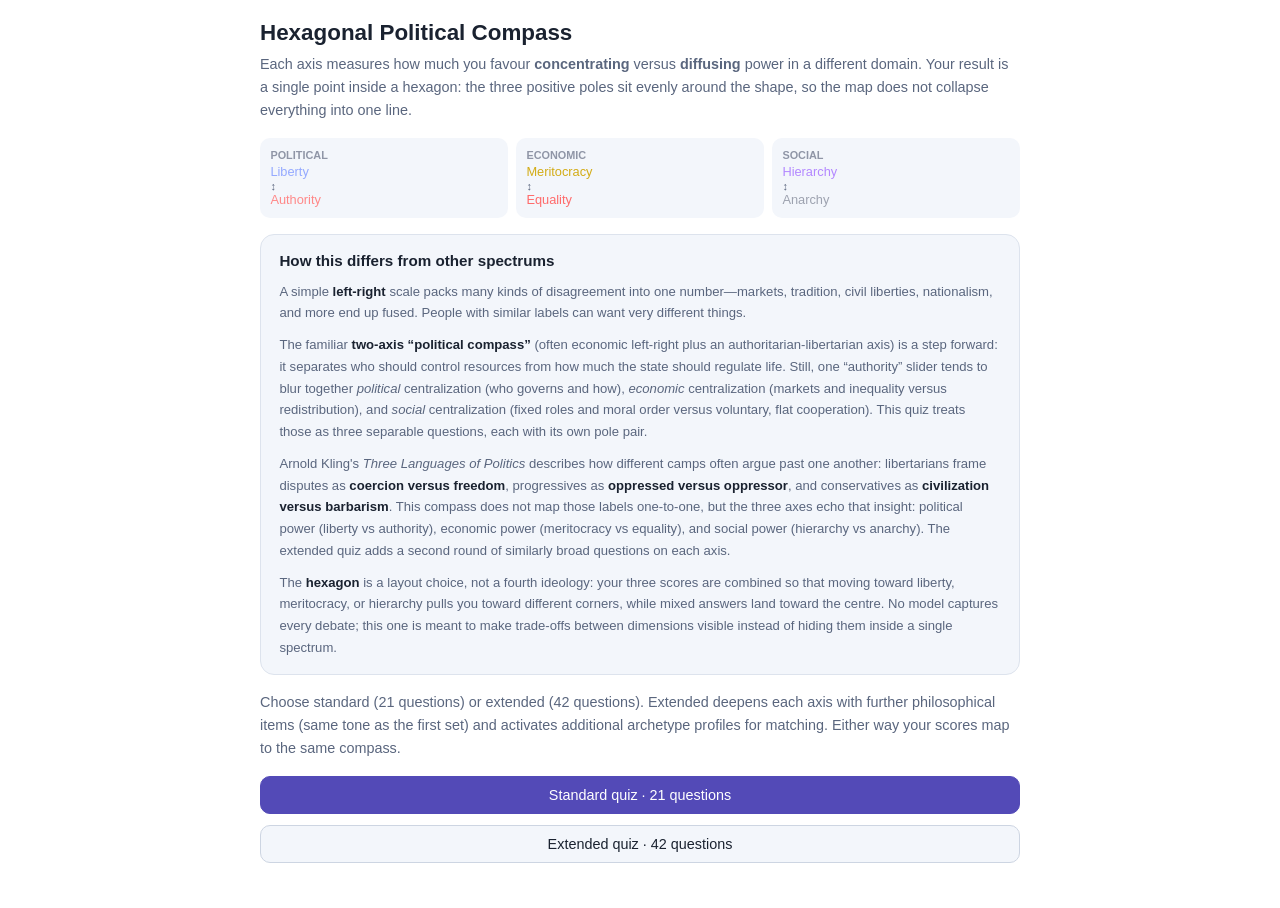
<file: index.html>
<!doctype html>
<html lang="en">
<head>
  <meta charset="utf-8">
  <meta name="viewport" content="width=device-width, initial-scale=1">
  <title>Hexagonal Political Compass</title>
  <meta name="description" content="Standard or extended quiz on political, economic, and social dimensions of power—mapped on a hexagonal compass rather than a single left-right spectrum.">
  <link rel="stylesheet" href="./styles.css">
</head>
<body>
  <main id="app">
    <section id="s-intro" class="screen active">
      <h1>Hexagonal Political Compass</h1>
      <p class="sub">
        Each axis measures how much you favour <strong>concentrating</strong> versus
        <strong>diffusing</strong> power in a different domain. Your result is a single point inside
        a hexagon: the three positive poles sit evenly around the shape, so the map does not collapse
        everything into one line.
      </p>

      <div class="axis-grid">
        <article class="axis-card">
          <div class="axis-title">Political</div>
          <div class="axis-pole pole-liberty">Liberty</div>
          <div class="axis-divider">↕</div>
          <div class="axis-pole pole-authority">Authority</div>
        </article>
        <article class="axis-card">
          <div class="axis-title">Economic</div>
          <div class="axis-pole pole-meritocracy">Meritocracy</div>
          <div class="axis-divider">↕</div>
          <div class="axis-pole pole-equality">Equality</div>
        </article>
        <article class="axis-card">
          <div class="axis-title">Social</div>
          <div class="axis-pole pole-hierarchy">Hierarchy</div>
          <div class="axis-divider">↕</div>
          <div class="axis-pole pole-anarchy">Anarchy</div>
        </article>
      </div>

      <div class="intro-theory" role="region" aria-labelledby="theory-heading">
        <h2 id="theory-heading">How this differs from other spectrums</h2>
        <p>
          A simple <strong>left-right</strong> scale packs many kinds of disagreement into one
          number—markets, tradition, civil liberties, nationalism, and more end up fused. People with
          similar labels can want very different things.
        </p>
        <p>
          The familiar <strong>two-axis “political compass”</strong> (often economic left-right plus
          an authoritarian-libertarian axis) is a step forward: it separates who should control
          resources from how much the state should regulate life. Still, one “authority” slider tends
          to blur together <em>political</em> centralization (who governs and how), <em>economic</em>
          centralization (markets and inequality versus redistribution), and <em>social</em>
          centralization (fixed roles and moral order versus voluntary, flat cooperation). This quiz
          treats those as three separable questions, each with its own pole pair.
        </p>
        <p>
          Arnold Kling's <em>Three Languages of Politics</em> describes how different camps often
          argue past one another: libertarians frame disputes as <strong>coercion versus freedom</strong>,
          progressives as <strong>oppressed versus oppressor</strong>, and conservatives as
          <strong>civilization versus barbarism</strong>. This compass does not map those labels
          one-to-one, but the three axes echo that insight: political power (liberty vs authority),
          economic power (meritocracy vs equality), and social power (hierarchy vs anarchy). The
          extended quiz adds a second round of similarly broad questions on each axis.
        </p>
        <p>
          The <strong>hexagon</strong> is a layout choice, not a fourth ideology: your three scores
          are combined so that moving toward liberty, meritocracy, or hierarchy pulls you toward
          different corners, while mixed answers land toward the centre. No model captures every
          debate; this one is meant to make trade-offs between dimensions visible instead of hiding
          them inside a single spectrum.
        </p>
      </div>

      <p class="sub intro-note">
        Choose standard (21 questions) or extended (42 questions). Extended deepens each axis with
        further philosophical items (same tone as the first set) and activates additional archetype
        profiles for matching. Either way your scores map to the same compass.
      </p>

      <div class="start-actions">
        <button type="button" id="btn-start-standard" class="primary large">Standard quiz · 21 questions</button>
        <button type="button" id="btn-start-extended" class="secondary large">Extended quiz · 42 questions</button>
      </div>
    </section>

    <section id="s-quiz" class="screen">
      <div id="q-prog" class="progress"></div>
      <div id="q-wrap"></div>
      <div class="nav">
        <button id="btn-back">Back</button>
        <button id="btn-next" class="primary">Next</button>
        <span id="q-pct" class="muted"></span>
      </div>
    </section>

    <section id="s-result" class="screen">
      <div id="archetype-display"></div>
      <div class="result-scores">
        <div class="sc">
          <div class="sc-name pole-liberty">Political</div>
          <div id="sv-pol" class="sc-val"></div>
          <div id="sp-pol" class="sc-poles"></div>
        </div>
        <div class="sc">
          <div class="sc-name pole-meritocracy">Economic</div>
          <div id="sv-eco" class="sc-val"></div>
          <div id="sp-eco" class="sc-poles"></div>
        </div>
        <div class="sc">
          <div class="sc-name pole-hierarchy">Social</div>
          <div id="sv-soc" class="sc-val"></div>
          <div id="sp-soc" class="sc-poles"></div>
        </div>
      </div>

      <canvas id="star" width="780" height="760"></canvas>
      <div class="explorer-wrap" id="explorer-wrap">
        <label for="explorer-select">Explore archetype regions on the hex map</label>
        <select id="explorer-select"></select>
        <p class="explorer-hint" id="explorer-hint">
          The three positive poles sit 120° apart, so balanced scores land near the centre and the three axes fill the hex evenly. Each archetype's shaded region is its score box, projected and clamped to the hex the same way as your dot. The extended quiz adds profiles to this list—your explorer always matches the mode you chose.
        </p>
      </div>
      <button id="btn-restart" class="restart-btn">Retake quiz</button>
    </section>
  </main>

  <script src="./app.js"></script>
</body>
</html>
</file>
<file: styles.css>
:root {
  --font-sans: Inter, Segoe UI, Roboto, Helvetica, Arial, sans-serif;
  --color-background-primary: #111318;
  --color-background-secondary: #1a1f2b;
  --color-text-primary: #e7ecf3;
  --color-text-secondary: #a6b0c2;
  --color-border-secondary: #394056;
  --color-border-tertiary: #2a3042;
  --border-radius-md: 10px;
  --border-radius-lg: 14px;
}

@media (prefers-color-scheme: light) {
  :root {
    --color-background-primary: #ffffff;
    --color-background-secondary: #f3f6fb;
    --color-text-primary: #1a2230;
    --color-text-secondary: #5a667e;
    --color-border-secondary: #cdd5e2;
    --color-border-tertiary: #dde3ed;
  }
}

* {
  box-sizing: border-box;
  margin: 0;
  padding: 0;
}

body {
  background: var(--color-background-primary);
  color: var(--color-text-primary);
  font-family: var(--font-sans);
  min-height: 100vh;
  padding: 1rem;
}

#app {
  max-width: 760px;
  margin: 0 auto;
  padding: 0.25rem 0 1rem;
}

.screen {
  display: none;
}

.screen.active {
  display: block;
}

h1 {
  font-size: 1.4rem;
  font-weight: 600;
  margin-bottom: 0.45rem;
}

.sub {
  font-size: 0.9rem;
  color: var(--color-text-secondary);
  line-height: 1.6;
  margin-bottom: 1rem;
}

.intro-note {
  margin-bottom: 1rem;
}

.intro-theory {
  background: var(--color-background-secondary);
  border: 0.5px solid var(--color-border-tertiary);
  border-radius: var(--border-radius-lg);
  padding: 1rem 1.15rem;
  margin-bottom: 1rem;
}

.intro-theory h2 {
  font-size: 0.95rem;
  font-weight: 600;
  color: var(--color-text-primary);
  margin-bottom: 0.55rem;
  line-height: 1.35;
}

.intro-theory p {
  font-size: 0.82rem;
  color: var(--color-text-secondary);
  line-height: 1.65;
  margin-bottom: 0.65rem;
}

.intro-theory p:last-child {
  margin-bottom: 0;
}

.intro-theory strong {
  font-weight: 600;
  color: var(--color-text-primary);
}

.axis-grid {
  display: grid;
  grid-template-columns: repeat(3, minmax(0, 1fr));
  gap: 8px;
  margin-bottom: 1rem;
}

.axis-card {
  background: var(--color-background-secondary);
  border-radius: var(--border-radius-md);
  padding: 0.65rem;
  font-size: 0.8rem;
}

.axis-title {
  font-weight: 600;
  color: #8f95a6;
  margin-bottom: 0.2rem;
  font-size: 0.68rem;
  text-transform: uppercase;
}

.axis-pole {
  line-height: 1.25;
}

.axis-divider {
  font-size: 0.7rem;
  color: var(--color-text-secondary);
}

.pole-liberty {
  color: #94a9ff;
}

.pole-authority {
  color: #ff8888;
}

.pole-meritocracy {
  color: #d3ac16;
}

.pole-equality {
  color: #ff6b6b;
}

.pole-hierarchy {
  color: #b388ff;
}

.pole-anarchy {
  color: #9da2af;
}

.progress {
  font-size: 0.78rem;
  color: var(--color-text-secondary);
  margin-bottom: 0.65rem;
}

.q-card {
  background: var(--color-background-primary);
  border: 0.5px solid var(--color-border-tertiary);
  border-radius: var(--border-radius-lg);
  padding: 1rem 1.25rem;
  margin-bottom: 0.75rem;
}

.q-axis {
  font-size: 0.68rem;
  text-transform: uppercase;
  letter-spacing: 0.05em;
  margin-bottom: 0.4rem;
  font-weight: 600;
}

.q-text {
  font-size: 0.92rem;
  color: var(--color-text-primary);
  line-height: 1.6;
  margin-bottom: 0.75rem;
}

.likert {
  display: flex;
  gap: 5px;
}

.likert button {
  flex: 1;
  padding: 6px 2px;
  font-size: 0.68rem;
  border: 0.5px solid var(--color-border-secondary);
  border-radius: var(--border-radius-md);
  background: transparent;
  cursor: pointer;
  color: var(--color-text-secondary);
  transition: all 0.15s;
  line-height: 1.3;
}

.likert button:hover {
  background: var(--color-background-secondary);
}

.likert button.sel {
  border-color: transparent;
  color: #fff;
}

.nav {
  display: flex;
  gap: 10px;
  margin-top: 1rem;
  align-items: center;
}

button {
  padding: 8px 20px;
  font-size: 0.82rem;
  border: 0.5px solid var(--color-border-secondary);
  border-radius: var(--border-radius-md);
  background: transparent;
  cursor: pointer;
  color: var(--color-text-primary);
  font-family: inherit;
}

button:hover {
  background: var(--color-background-secondary);
}

button.primary {
  background: #534ab7;
  border-color: #534ab7;
  color: #fff;
}

button.primary:hover {
  background: #3c3489;
}

button.large {
  padding: 10px 28px;
  font-size: 0.9rem;
}

button.secondary {
  background: var(--color-background-secondary);
}

button.secondary:hover {
  filter: brightness(1.06);
}

.start-actions {
  display: flex;
  flex-direction: column;
  gap: 0.65rem;
  margin-bottom: 0.85rem;
}

.quiz-mode-line {
  font-size: 0.74rem;
  color: var(--color-text-secondary);
  margin-bottom: 0.4rem;
  letter-spacing: 0.02em;
}

.muted {
  font-size: 0.78rem;
  color: var(--color-text-secondary);
  margin-left: auto;
}

.result-scores {
  display: grid;
  grid-template-columns: repeat(3, minmax(0, 1fr));
  gap: 8px;
  margin: 1rem 0;
}

.sc {
  background: var(--color-background-secondary);
  border-radius: var(--border-radius-md);
  padding: 0.65rem;
  text-align: center;
}

.sc-name {
  font-size: 0.63rem;
  text-transform: uppercase;
  letter-spacing: 0.04em;
  margin-bottom: 2px;
  font-weight: 600;
}

.sc-val {
  font-size: 1.3rem;
  font-weight: 600;
  color: var(--color-text-primary);
}

.sc-poles {
  font-size: 0.63rem;
  color: var(--color-text-secondary);
  margin-top: 1px;
}

.archetype-card {
  border-radius: var(--border-radius-lg);
  padding: 1rem 1.25rem;
  margin: 0.75rem 0;
  border-left: 3px solid;
}

.archetype-card h3 {
  font-size: 0.98rem;
  font-weight: 600;
  margin-bottom: 0.35rem;
}

.archetype-card .tagline {
  font-size: 0.8rem;
  font-style: italic;
  margin-bottom: 0.6rem;
  opacity: 0.85;
}

.archetype-card .body {
  font-size: 0.84rem;
  line-height: 1.65;
}

.archetype-card .traits {
  display: flex;
  flex-wrap: wrap;
  gap: 6px;
  margin-top: 0.65rem;
}

.trait-pill {
  font-size: 0.7rem;
  padding: 3px 10px;
  border-radius: 20px;
  border: 0.5px solid;
}

.comparisons {
  margin-top: 0.65rem;
  font-size: 0.78rem;
  color: var(--color-text-secondary);
  line-height: 1.6;
}

.comparisons strong {
  font-weight: 600;
  color: var(--color-text-primary);
}

#star {
  display: block;
  margin: 0 auto;
  max-width: min(100%, 820px);
  height: auto;
}

.explorer-wrap {
  display: none;
  margin: 1rem 0 0;
  padding-top: 0.75rem;
  border-top: 0.5px solid var(--color-border-tertiary);
}

.explorer-wrap label {
  display: block;
  font-size: 0.78rem;
  color: var(--color-text-secondary);
  margin-bottom: 0.4rem;
}

.explorer-wrap select {
  width: 100%;
  max-width: 100%;
  padding: 8px 10px;
  font-size: 0.82rem;
  border-radius: var(--border-radius-md);
  border: 0.5px solid var(--color-border-secondary);
  background: var(--color-background-primary);
  color: var(--color-text-primary);
  font-family: inherit;
  cursor: pointer;
}

.explorer-hint {
  font-size: 0.72rem;
  color: var(--color-text-secondary);
  margin-top: 0.35rem;
  line-height: 1.45;
}

.restart-btn {
  margin-top: 0.75rem;
}

@media (max-width: 740px) {
  .axis-grid {
    grid-template-columns: 1fr;
  }

  .result-scores {
    grid-template-columns: 1fr;
  }

  .likert {
    flex-wrap: wrap;
  }

  .likert button {
    min-width: calc(50% - 5px);
    flex: none;
  }
}
</file>
